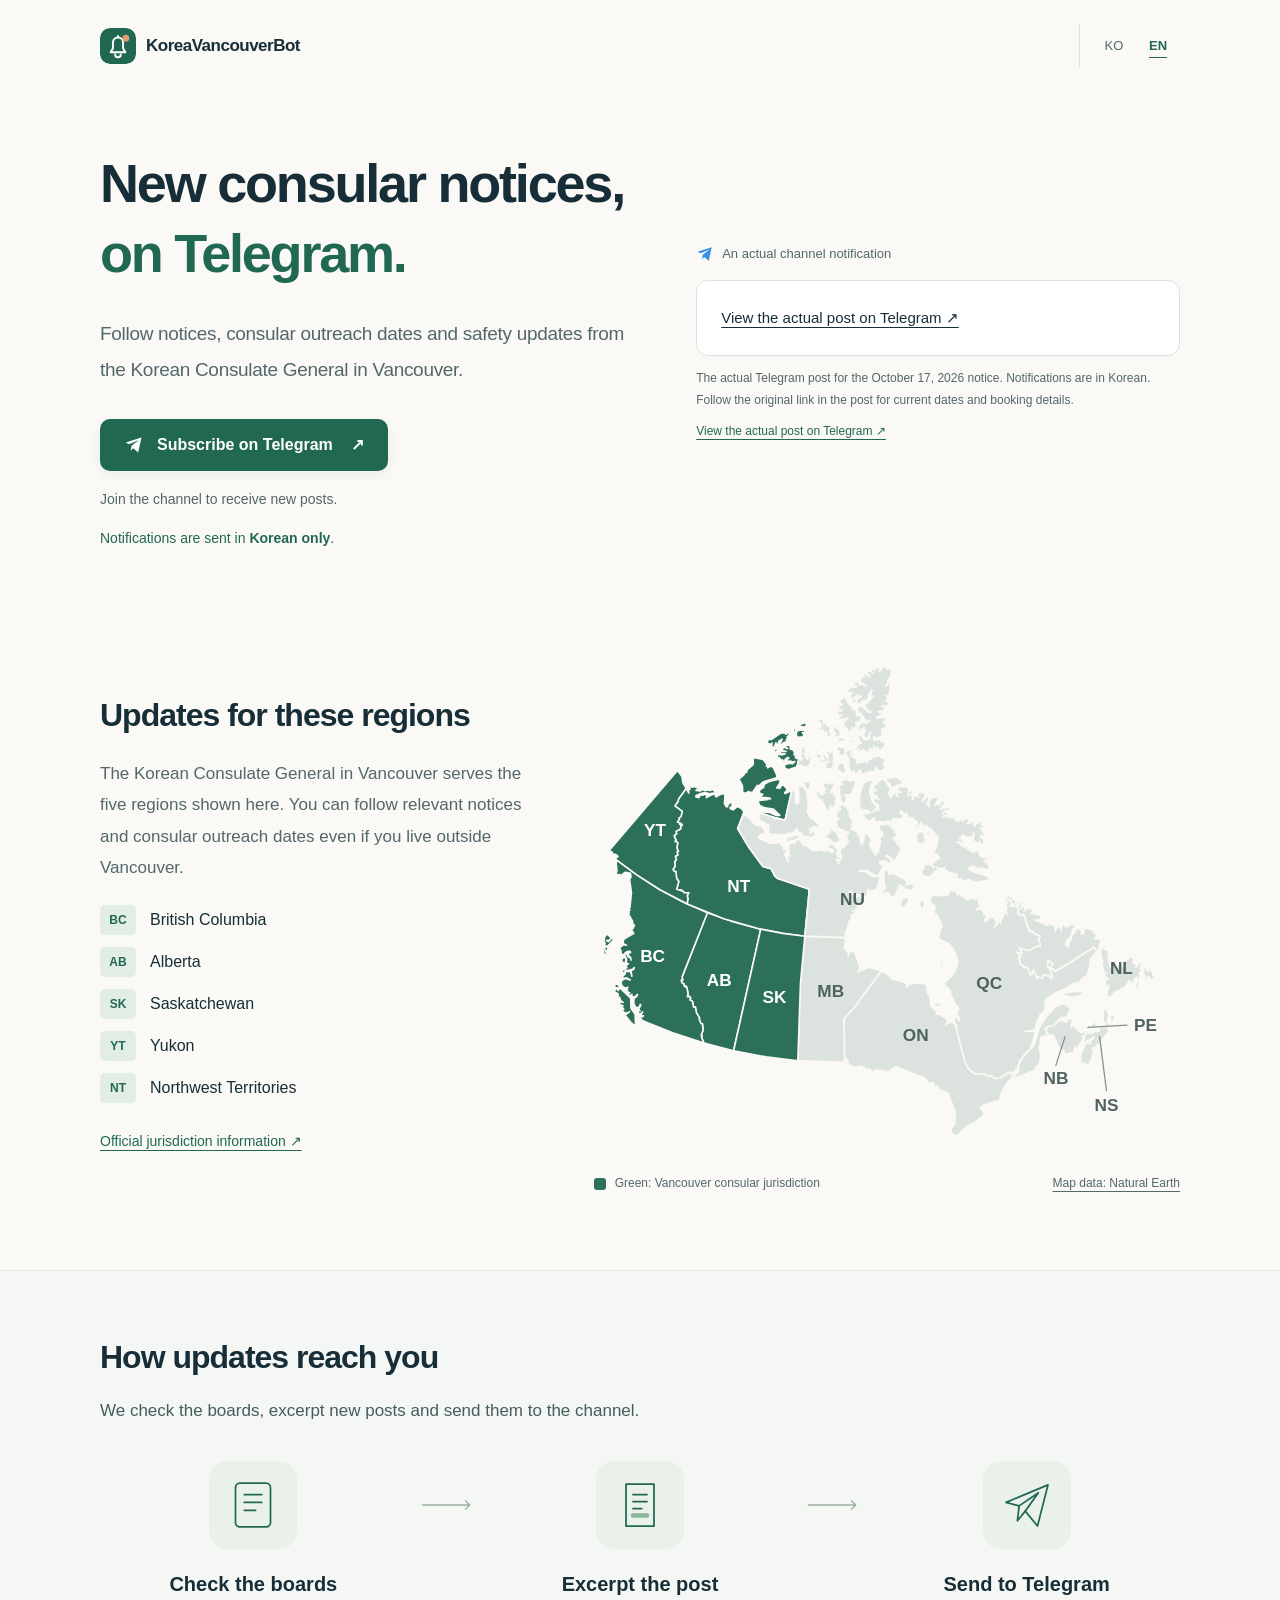
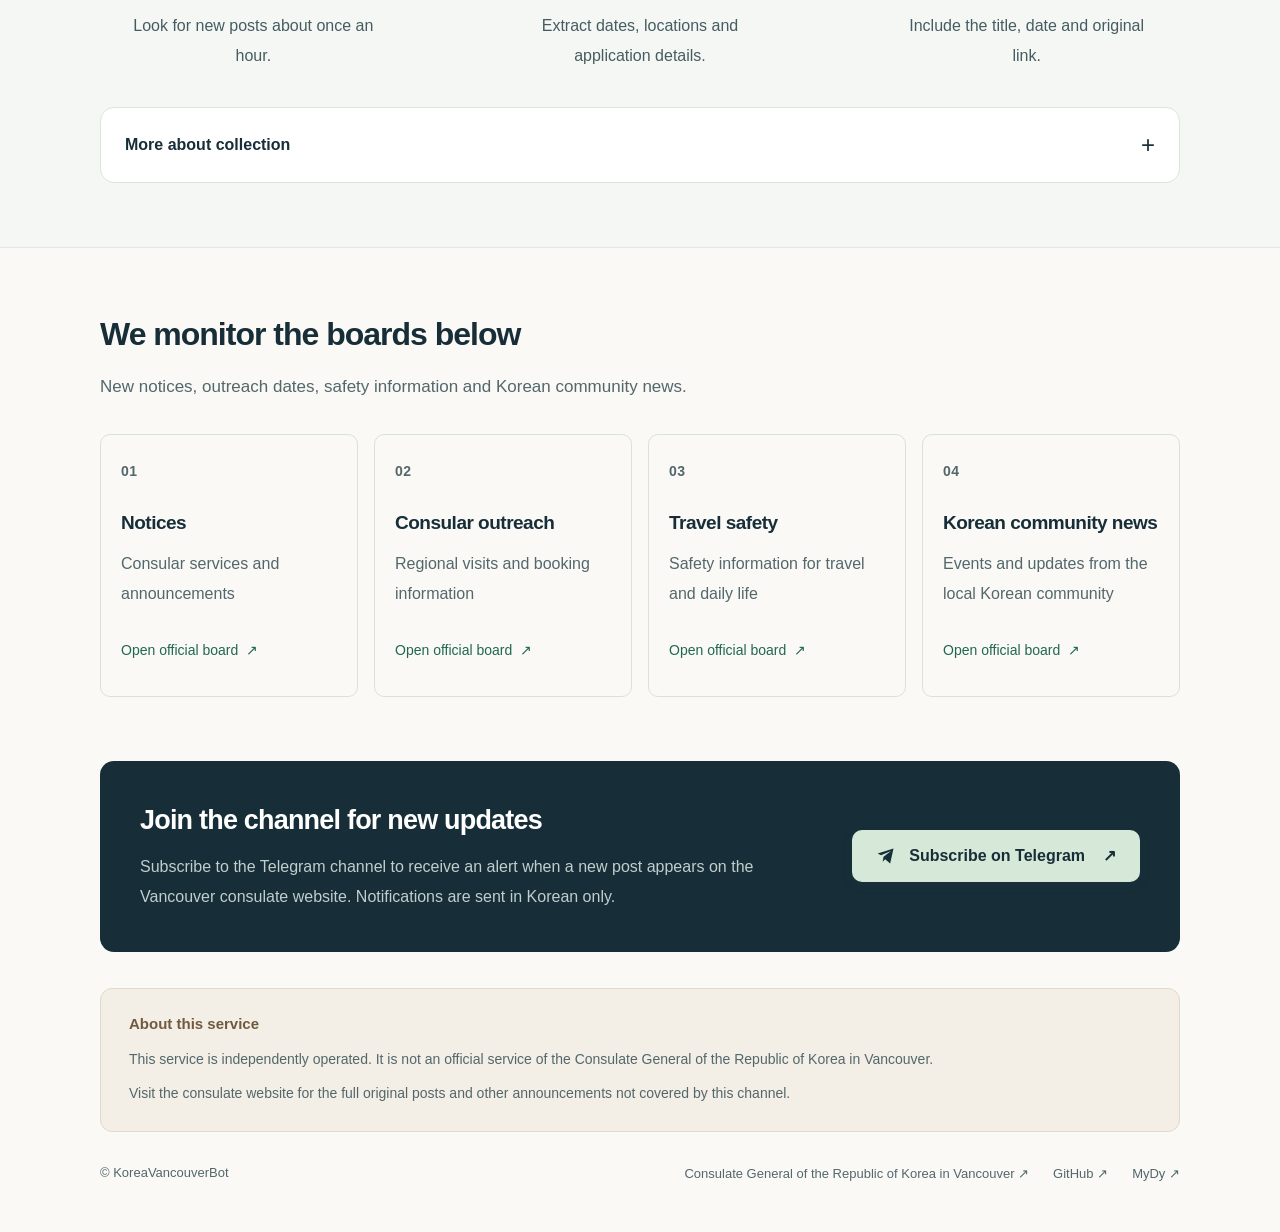
<file: site/index.html>
<!doctype html>
<html lang="ko">
<head>
  <meta charset="utf-8">
  <meta name="viewport" content="width=device-width, initial-scale=1">
  <meta name="theme-color" content="#faf9f5">
  <title>밴쿠버 영사관 새 소식 알림 | KoreaVancouverBot</title>
  <meta name="description" content="주밴쿠버총영사관의 공지, 순회영사 일정, 안전 안내와 동포 소식을 텔레그램으로 받아보세요. 네 개 게시판의 새 글을 확인합니다.">
  <meta name="robots" content="index, follow, max-image-preview:large">
  <link rel="canonical" href="https://korvanbot.mydy.kr/">
  <link rel="alternate" hreflang="ko" href="https://korvanbot.mydy.kr/">
  <link rel="alternate" hreflang="en" href="https://korvanbot.mydy.kr/en/">
  <link rel="alternate" hreflang="x-default" href="https://korvanbot.mydy.kr/">
  <meta property="og:title" content="밴쿠버 영사관 새 소식 알림 | KoreaVancouverBot">
  <meta property="og:description" content="주밴쿠버총영사관의 공지, 순회영사 일정, 안전 안내와 동포 소식을 텔레그램으로 받아보세요. 네 개 게시판의 새 글을 확인합니다.">
  <meta property="og:type" content="website">
  <meta property="og:site_name" content="KoreaVancouverBot">
  <meta property="og:locale" content="ko_KR">
  <meta property="og:locale:alternate" content="en_CA">
  <meta property="og:url" content="https://korvanbot.mydy.kr/">
  <meta property="og:image" content="https://korvanbot.mydy.kr/og.png">
  <meta property="og:image:secure_url" content="https://korvanbot.mydy.kr/og.png">
  <meta property="og:image:type" content="image/png">
  <meta property="og:image:width" content="1200">
  <meta property="og:image:height" content="630">
  <meta property="og:image:alt" content="KoreaVancouverBot — Telegram updates from the Korean Consulate General in Vancouver">
  <meta name="twitter:card" content="summary_large_image">
  <meta name="twitter:title" content="밴쿠버 영사관 새 소식 알림 | KoreaVancouverBot">
  <meta name="twitter:description" content="주밴쿠버총영사관의 공지, 순회영사 일정, 안전 안내와 동포 소식을 텔레그램으로 받아보세요. 네 개 게시판의 새 글을 확인합니다.">
  <meta name="twitter:image" content="https://korvanbot.mydy.kr/og.png">
  <meta name="twitter:image:alt" content="KoreaVancouverBot Telegram notifications">
  <link rel="icon" href="icon.svg" type="image/svg+xml">
  <script src="site.js"></script>
  <link rel="stylesheet" href="style.css">
  <script type="application/ld+json">{"@context": "https://schema.org", "@graph": [{"@type": "WebSite", "@id": "https://korvanbot.mydy.kr/#website", "url": "https://korvanbot.mydy.kr/", "name": "KoreaVancouverBot", "inLanguage": ["ko", "en"]}, {"@type": "WebPage", "@id": "https://korvanbot.mydy.kr/#webpage", "url": "https://korvanbot.mydy.kr/", "name": "밴쿠버 영사관 새 소식 알림 | KoreaVancouverBot", "description": "주밴쿠버총영사관의 공지, 순회영사 일정, 안전 안내와 동포 소식을 텔레그램으로 받아보세요. 네 개 게시판의 새 글을 확인합니다.", "inLanguage": "ko", "isPartOf": {"@id": "https://korvanbot.mydy.kr/#website"}, "primaryImageOfPage": {"@type": "ImageObject", "url": "https://korvanbot.mydy.kr/og.png", "width": 1200, "height": 630}}]}</script>
</head>
<body>
  <a class="skip" href="#main">본문으로 건너뛰기</a>
  <header class="header wrap"><a class="brand" href="#main"><img src="icon.svg" alt="" width="36" height="36">KoreaVancouverBot</a><div class="language-switch" role="group" aria-label="언어 선택"><a href="?lang=ko" lang="ko" hreflang="ko" aria-label="한국어" aria-current="page">KO</a><a href="en/?lang=en" lang="en" hreflang="en" aria-label="English" >EN</a></div></header>
  <main id="main">
    <section class="hero wrap" aria-labelledby="hero-title">
      <div class="hero-copy"><h1 id="hero-title">밴쿠버 영사관<br><span>새 소식 알림</span></h1><p class="lead">공지와 순회영사 일정 등 새로 올라온 글을<br>텔레그램에서 확인하세요.</p><a class="button" href="https://t.me/korea_vancouver"><svg viewBox="0 0 24 24" aria-hidden="true"><path d="m21 3-4 18-6-5-3 3 1-6 9-7-12 5-4-2Z"/></svg>텔레그램 채널 구독 <span aria-hidden="true">↗</span></a><p class="small">채널에 참여하면 이후 올라오는 새 글을 받아볼 수 있어요.</p></div>
      <figure class="telegram-preview" aria-label="채널에 올라온 실제 알림">
        <p class="preview-label"><svg viewBox="0 0 24 24" aria-hidden="true"><path d="m21 3-4 18-6-5-3 3 1-6 9-7-12 5-4-2Z"/></svg>채널에 올라온 실제 알림</p>
        <div class="telegram-embed" data-frame-title="채널에 올라온 실제 알림">
          <blockquote class="telegram-post" data-telegram-post="korea_vancouver/42" data-width="100%" data-userpic="false"><a href="https://t.me/korea_vancouver/42" target="_blank" rel="noopener noreferrer">텔레그램에서 실제 알림 보기 ↗</a></blockquote>
          <script async src="https://telegram.org/js/telegram-widget.js?22"></script>
        </div>
        <figcaption class="preview-note">2026년 10월 17일 공지를 전한 실제 텔레그램 게시글입니다. 최신 일정과 예약 안내는 게시글의 원문 링크를 확인해 주세요.<a href="https://t.me/korea_vancouver/42" target="_blank" rel="noopener noreferrer">텔레그램에서 실제 알림 보기 ↗</a></figcaption>
      </figure>
    </section>
    <section class="coverage wrap reveal" id="coverage" aria-labelledby="coverage-title"><div class="coverage-copy"><h2 id="coverage-title">이 지역의 소식을 안내해요</h2><p>주밴쿠버총영사관은 아래 다섯 지역을 관할합니다. 밴쿠버 외 지역에 거주하셔도 필요한 공지와 순회영사 일정을 받아보실 수 있어요.</p><ul class="region-list"><li><span class="region-code">BC</span><span>브리티시컬럼비아</span></li><li><span class="region-code">AB</span><span>알버타</span></li><li><span class="region-code">SK</span><span>서스캐처원</span></li><li><span class="region-code">YT</span><span>유콘</span></li><li><span class="region-code">NT</span><span>노스웨스트 준주</span></li></ul><a class="inline-link" href="https://www.mofa.go.kr/ca-ko/wpge/m_5340/contents.do" target="_blank" rel="noopener noreferrer">공식 관할지역 안내 ↗</a></div><figure class="coverage-map"><img src="canada-jurisdiction.svg" width="510" height="438" alt="캐나다 지도에서 주밴쿠버총영사관 관할지역인 브리티시컬럼비아, 알버타, 서스캐처원, 유콘, 노스웨스트 준주가 초록색으로 표시돼 있습니다." loading="lazy"><figcaption><span class="map-legend"><span aria-hidden="true"></span>초록색 : 밴쿠버 영사관 관할지</span><a href="https://www.naturalearthdata.com/" target="_blank" rel="noopener noreferrer">지도 데이터: Natural Earth</a></figcaption></figure></section>
    <section class="how reveal" aria-labelledby="how-title"><div class="wrap"><div class="section-heading"><h2 id="how-title">새 글은 이렇게 전해드려요</h2><p>게시판을 확인하고, 새로 올라온 글의 내용을 발췌해 채널로 보냅니다.</p></div><div class="process-track"><article class="flow-step"><svg viewBox="0 0 64 64" aria-hidden="true"><rect x="12" y="7" width="40" height="50" rx="5"/><path d="M22 20h20M22 29h20M22 38h13"/></svg><h3>게시판 확인</h3><p>약 1시간 간격으로 새 글을 확인해요.</p></article><div class="flow-connector" aria-hidden="true"><svg viewBox="0 0 64 20"><path d="M4 10h54m-5-5 5 5-5 5"/><circle class="flow-bead" cx="4" cy="10" r="3"/></svg></div><article class="flow-step"><svg viewBox="0 0 64 64" aria-hidden="true"><path d="M16 8h32v48H16zM24 20h16M24 28h16M24 36h10"/><path class="highlight-stroke" d="M24 44h16"/></svg><h3>본문 발췌</h3><p>일정·장소·신청 안내 등을 발췌해요.</p></article><div class="flow-connector" aria-hidden="true"><svg viewBox="0 0 64 20"><path d="M4 10h54m-5-5 5 5-5 5"/><circle class="flow-bead" cx="4" cy="10" r="3"/></svg></div><article class="flow-step"><svg viewBox="0 0 64 64" aria-hidden="true"><path d="m8 29 48-20-12 47-14-17-9 11 2-17Z"/><path d="m23 33 22-15-15 21"/></svg><h3>채널로 전달</h3><p>제목·작성일·원문 링크를 함께 보내요.</p></article></div><details class="technical-details"><summary>수집 방식 자세히 보기<span aria-hidden="true">+</span></summary><div class="technical-content"><div class="collection-overview"><section><span class="detail-label">읽는 자료</span><h3>공식 게시판과 RSS</h3><p>각 게시판의 최근 3페이지를 확인합니다. 공지사항은 공식 RSS도 함께 읽어 새 글을 찾습니다.</p></section><section><span class="detail-label">알림에 담는 내용</span><h3>원문에서 최대 320자 발췌</h3><p>첫 문단과 일시·장소·신청 안내를 발췌합니다. 해당 안내가 없으면 앞의 두 문단을 사용하며, AI로 내용을 새로 쓰지는 않습니다.</p></section></div><section class="source-panel"><h3>읽는 주소</h3><p>아래 목록에서 새 글을 찾은 뒤, 각 게시글의 원문 페이지를 읽습니다.</p><ul class="source-list"><li><span class="source-type">HTML</span><a href="https://overseas.mofa.go.kr/ca-vancouver-ko/brd/m_4585/list.do" target="_blank" rel="noopener noreferrer"><strong>공지사항 <span aria-hidden="true">↗</span></strong><span class="source-url">https://overseas.mofa.go.kr/ca-vancouver-ko/brd/m_4585/list.do</span></a></li><li><span class="source-type">HTML</span><a href="https://overseas.mofa.go.kr/ca-vancouver-ko/brd/m_20174/list.do" target="_blank" rel="noopener noreferrer"><strong>순회영사 <span aria-hidden="true">↗</span></strong><span class="source-url">https://overseas.mofa.go.kr/ca-vancouver-ko/brd/m_20174/list.do</span></a></li><li><span class="source-type">HTML</span><a href="https://overseas.mofa.go.kr/ca-vancouver-ko/brd/m_27536/list.do" target="_blank" rel="noopener noreferrer"><strong>해외여행안전정보 <span aria-hidden="true">↗</span></strong><span class="source-url">https://overseas.mofa.go.kr/ca-vancouver-ko/brd/m_27536/list.do</span></a></li><li><span class="source-type">HTML</span><a href="https://overseas.mofa.go.kr/ca-vancouver-ko/brd/m_24795/list.do" target="_blank" rel="noopener noreferrer"><strong>동포/지역한인회 소식 <span aria-hidden="true">↗</span></strong><span class="source-url">https://overseas.mofa.go.kr/ca-vancouver-ko/brd/m_24795/list.do</span></a></li><li><span class="source-type">RSS</span><a href="https://overseas.mofa.go.kr/ca-vancouver-ko/brd/rss.do?brdId=4004" target="_blank" rel="noopener noreferrer"><strong>공지사항 RSS <span aria-hidden="true">↗</span></strong><span class="source-url">https://overseas.mofa.go.kr/ca-vancouver-ko/brd/rss.do?brdId=4004</span></a></li></ul><p class="source-footnote">원문 주소 형식: <code>…/brd/게시판ID/view.do?seq=글번호</code></p></section><section class="delivery-notes"><h3>알림을 받을 때 알아두세요</h3><dl><div><dt>새 글과 수정된 글</dt><dd>처음 확인한 기존 글은 보내지 않고, 이후 새로 발견한 글부터 알려드립니다. 제목이나 본문이 바뀌면 ‘📝 게시글 수정’ 알림을 따로 보내드립니다. 수정 알림에는 원문의 수정일을 표시하고, 수정일이 없으면 밴쿠버 기준 변경 확인일을 구분해 표시합니다. 수정 여부를 처음 확인하는 글은 현재 내용을 기준으로 저장합니다.</dd></div><div><dt>오류가 발생하면</dt><dd>게시글 수집이나 알림 전송에 실패하면 다음 확인 주기에 다시 시도합니다.</dd></div><div><dt>확인 주기</dt><dd>게시판 확인을 마치면 60분 뒤에 다시 확인합니다. 최근 목록의 글은 매번 수정 여부도 확인하고, 목록에서 벗어난 저장된 글은 하루 한 번 다시 읽습니다. 게시 시점과 알림 시점에는 차이가 있을 수 있어요. 홈페이지 연결이 끊기거나 구조가 바뀌면 알림이 늦어지거나 일부 글을 놓칠 수 있습니다.</dd></div><div><dt>이미지와 첨부파일</dt><dd>이미지 속 글자와 첨부 PDF·문서는 읽지 않습니다. 같은 주소의 이미지·파일 내용만 바뀐 경우나 별도 첨부파일의 변경은 감지하지 못합니다. 이미지뿐인 글은 원문 확인 안내를 보내드리니, 자세한 내용은 원문을 확인해 주세요.</dd></div></dl></section><a class="inline-link" href="https://github.com/yoobato/mydy-korvanbot" target="_blank" rel="noopener noreferrer">코드와 문서 보기 ↗</a></div></details></div></section>
    <section class="boards-section" id="boards" aria-labelledby="boards-title"><div class="wrap"><div class="section-heading"><h2 id="boards-title">아래의 게시판을 확인합니다.</h2><p>공지, 순회영사 일정, 안전 안내와 지역 소식을 모니터링합니다.</p></div><div class="board-grid"><a class="board-card reveal" href="https://www.mofa.go.kr/ca-vancouver-ko/brd/m_4585/list.do" target="_blank" rel="noopener noreferrer"><span class="card-number" aria-hidden="true">01</span><h3>공지사항</h3><p>영사 업무와 공관의 주요 안내</p><span class="source-label">공식 게시판 보기 <span aria-hidden="true">↗</span></span></a><a class="board-card reveal" href="https://www.mofa.go.kr/ca-vancouver-ko/brd/m_20174/list.do" target="_blank" rel="noopener noreferrer"><span class="card-number" aria-hidden="true">02</span><h3>순회영사</h3><p>지역별 방문 일정과 사전 예약 안내</p><span class="source-label">공식 게시판 보기 <span aria-hidden="true">↗</span></span></a><a class="board-card reveal" href="https://www.mofa.go.kr/ca-vancouver-ko/brd/m_27536/list.do" target="_blank" rel="noopener noreferrer"><span class="card-number" aria-hidden="true">03</span><h3>해외여행안전정보</h3><p>여행과 현지 생활에 필요한 안전 정보</p><span class="source-label">공식 게시판 보기 <span aria-hidden="true">↗</span></span></a><a class="board-card reveal" href="https://www.mofa.go.kr/ca-vancouver-ko/brd/m_24795/list.do" target="_blank" rel="noopener noreferrer"><span class="card-number" aria-hidden="true">04</span><h3>동포/지역한인회 소식</h3><p>관할지역 한인 사회의 행사와 소식</p><span class="source-label">공식 게시판 보기 <span aria-hidden="true">↗</span></span></a></div></div></section>
    <section class="cta wrap"><div><h2>채널에 참여하여 새 소식을 받아보세요.</h2><p>텔레그램 채널을 구독하면 밴쿠버 영사관 웹사이트에 새 글이 올라왔을 때 알림을 받을 수 있습니다.</p></div><a class="button" href="https://t.me/korea_vancouver"><svg viewBox="0 0 24 24" aria-hidden="true"><path d="m21 3-4 18-6-5-3 3 1-6 9-7-12 5-4-2Z"/></svg>텔레그램 채널 구독 <span aria-hidden="true">↗</span></a></section>
  </main>
  <footer class="wrap"><aside class="service-disclaimer" aria-labelledby="service-notice-title"><h2 id="service-notice-title">서비스 안내</h2><p>이 서비스는 개인이 운영하며, 주밴쿠버 대한민국 총영사관의 공식 서비스가 아닙니다.</p><p>게시글의 원문 전체와 이 채널에서 전하지 않는 다른 공지는 영사관 홈페이지에서 확인하실 수 있습니다.</p></aside><div class="footer-bottom"><p>© KoreaVancouverBot</p><nav aria-label="관련 링크"><a href="https://www.mofa.go.kr/ca-vancouver-ko/index.do" target="_blank" rel="noopener noreferrer">주밴쿠버 대한민국 <span class="link-tail">총영사관 <span aria-hidden="true">↗</span></span></a><a href="https://github.com/yoobato/mydy-korvanbot" target="_blank" rel="noopener noreferrer">GitHub <span aria-hidden="true">↗</span></a><a href="https://mydy.kr/" target="_blank" rel="noopener noreferrer">MyDy <span aria-hidden="true">↗</span></a></nav></div></footer>
</body>
</html>
</file>
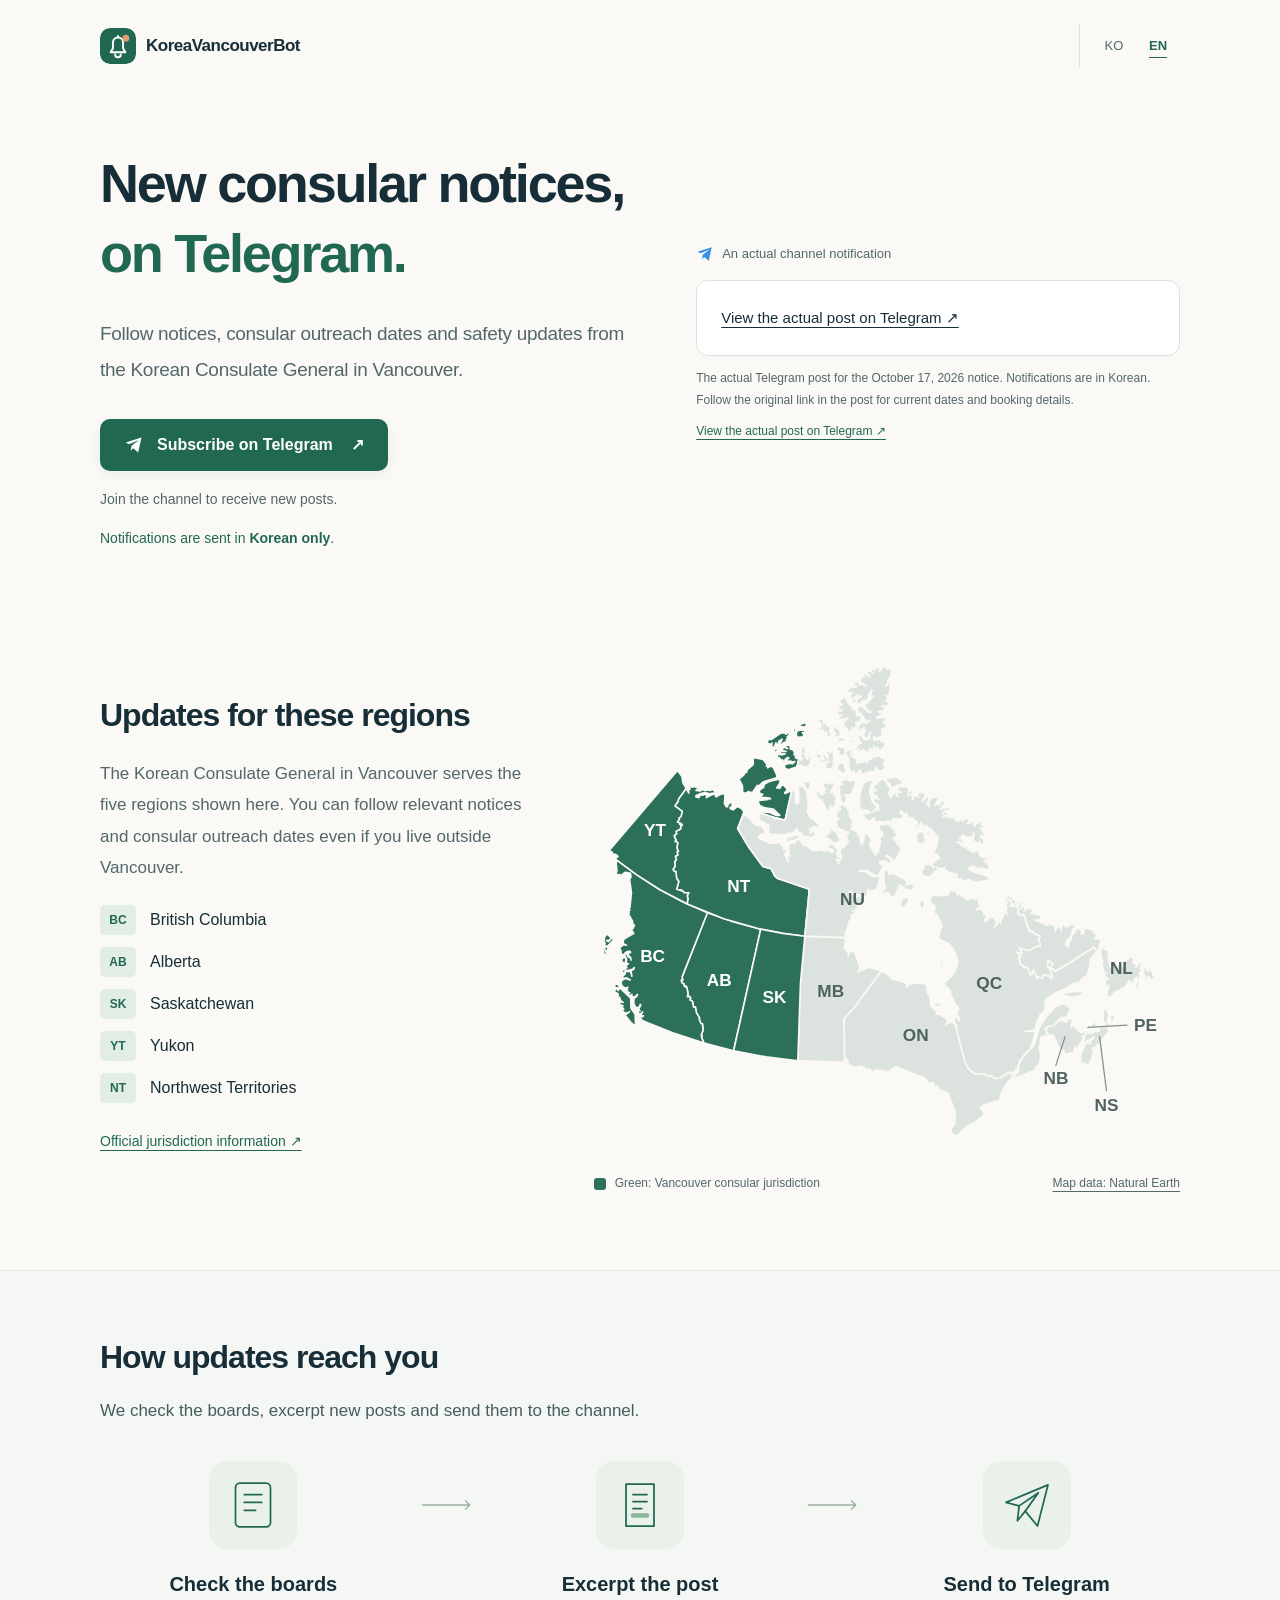
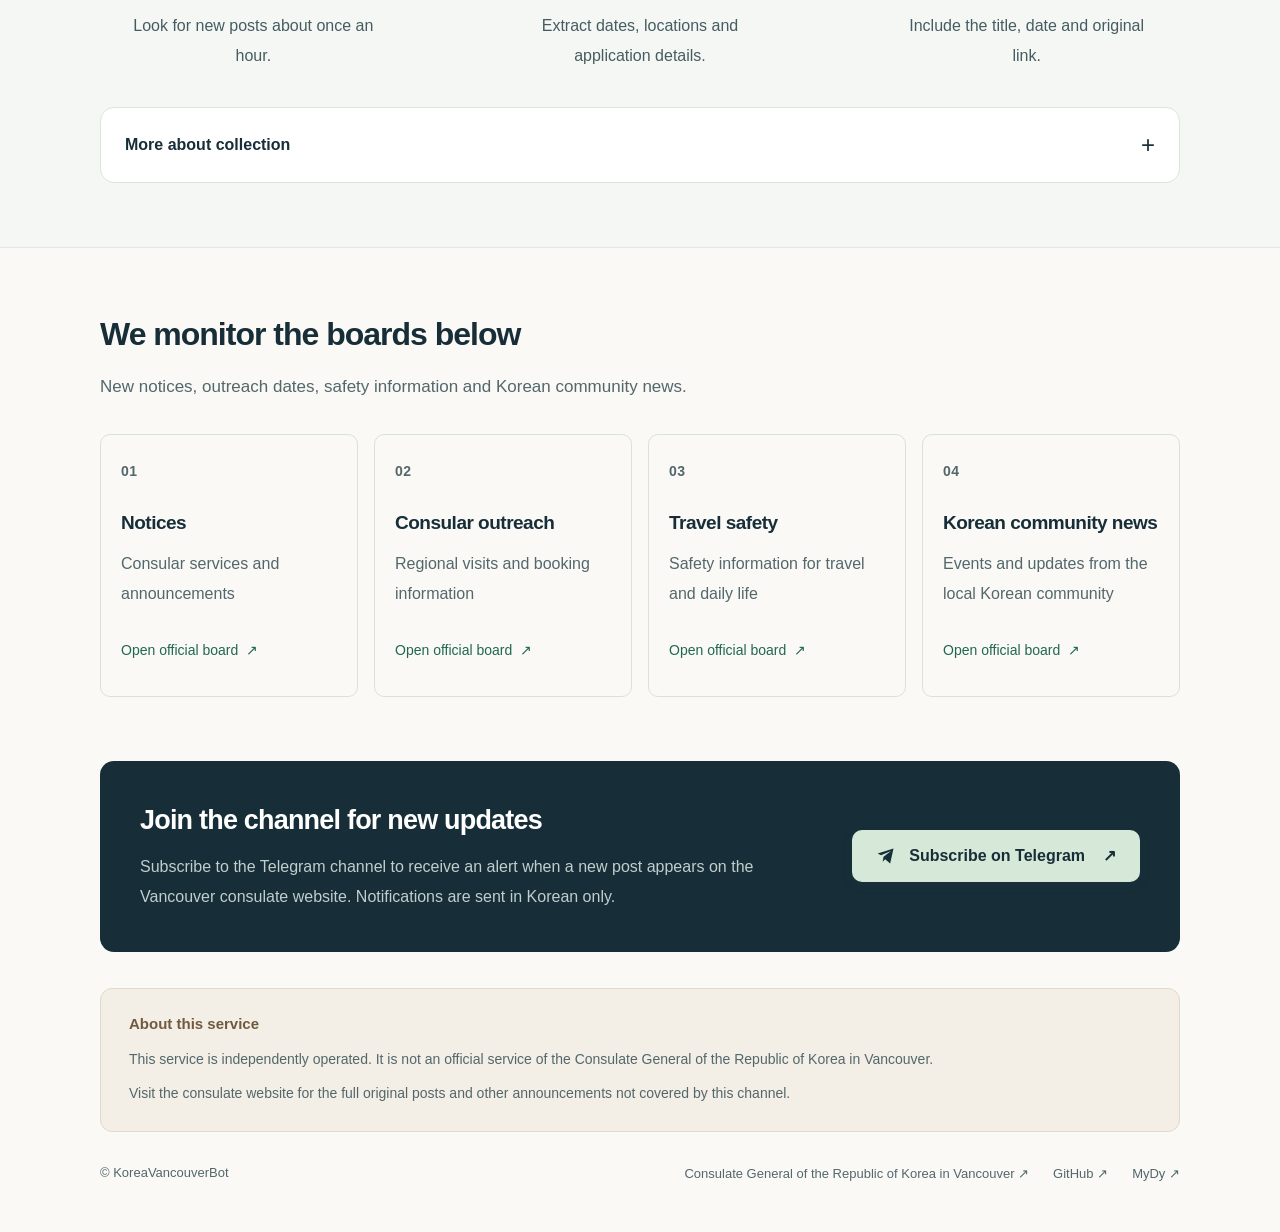
<file: site/en/index.html>
<!doctype html>
<html lang="en">
<head>
  <meta charset="utf-8">
  <meta name="viewport" content="width=device-width, initial-scale=1">
  <meta name="theme-color" content="#faf9f5">
  <title>Korean Consulate Updates on Telegram | KoreaVancouverBot</title>
  <meta name="description" content="Follow new notices, consular outreach dates, safety updates and community news from the Korean Consulate General in Vancouver. Telegram notifications are available in Korean only.">
  <meta name="robots" content="index, follow, max-image-preview:large">
  <link rel="canonical" href="https://korvanbot.mydy.kr/en/">
  <link rel="alternate" hreflang="ko" href="https://korvanbot.mydy.kr/">
  <link rel="alternate" hreflang="en" href="https://korvanbot.mydy.kr/en/">
  <link rel="alternate" hreflang="x-default" href="https://korvanbot.mydy.kr/">
  <meta property="og:title" content="Korean Consulate Updates on Telegram | KoreaVancouverBot">
  <meta property="og:description" content="Follow new notices, consular outreach dates, safety updates and community news from the Korean Consulate General in Vancouver. Telegram notifications are available in Korean only.">
  <meta property="og:type" content="website">
  <meta property="og:site_name" content="KoreaVancouverBot">
  <meta property="og:locale" content="en_CA">
  <meta property="og:locale:alternate" content="ko_KR">
  <meta property="og:url" content="https://korvanbot.mydy.kr/en/">
  <meta property="og:image" content="https://korvanbot.mydy.kr/og.png">
  <meta property="og:image:secure_url" content="https://korvanbot.mydy.kr/og.png">
  <meta property="og:image:type" content="image/png">
  <meta property="og:image:width" content="1200">
  <meta property="og:image:height" content="630">
  <meta property="og:image:alt" content="KoreaVancouverBot — Telegram updates from the Korean Consulate General in Vancouver">
  <meta name="twitter:card" content="summary_large_image">
  <meta name="twitter:title" content="Korean Consulate Updates on Telegram | KoreaVancouverBot">
  <meta name="twitter:description" content="Follow new notices, consular outreach dates, safety updates and community news from the Korean Consulate General in Vancouver. Telegram notifications are available in Korean only.">
  <meta name="twitter:image" content="https://korvanbot.mydy.kr/og.png">
  <meta name="twitter:image:alt" content="KoreaVancouverBot Telegram notifications">
  <link rel="icon" href="../icon.svg" type="image/svg+xml">
  <script src="../site.js"></script>
  <link rel="stylesheet" href="../style.css">
  <script type="application/ld+json">{"@context": "https://schema.org", "@graph": [{"@type": "WebSite", "@id": "https://korvanbot.mydy.kr/#website", "url": "https://korvanbot.mydy.kr/", "name": "KoreaVancouverBot", "inLanguage": ["ko", "en"]}, {"@type": "WebPage", "@id": "https://korvanbot.mydy.kr/en/#webpage", "url": "https://korvanbot.mydy.kr/en/", "name": "Korean Consulate Updates on Telegram | KoreaVancouverBot", "description": "Follow new notices, consular outreach dates, safety updates and community news from the Korean Consulate General in Vancouver. Telegram notifications are available in Korean only.", "inLanguage": "en", "isPartOf": {"@id": "https://korvanbot.mydy.kr/#website"}, "primaryImageOfPage": {"@type": "ImageObject", "url": "https://korvanbot.mydy.kr/og.png", "width": 1200, "height": 630}}]}</script>
</head>
<body>
  <a class="skip" href="#main">Skip to content</a>
  <header class="header wrap"><a class="brand" href="#main"><img src="../icon.svg" alt="" width="36" height="36">KoreaVancouverBot</a><div class="language-switch" role="group" aria-label="Choose a language"><a href="../?lang=ko" lang="ko" hreflang="ko" aria-label="한국어" >KO</a><a href="../en/?lang=en" lang="en" hreflang="en" aria-label="English" aria-current="page">EN</a></div></header>
  <main id="main">
    <section class="hero wrap" aria-labelledby="hero-title">
      <div class="hero-copy"><h1 id="hero-title">New consular notices,<br><span>on Telegram.</span></h1><p class="lead">Follow notices, consular outreach dates and safety updates from the Korean Consulate General in Vancouver.</p><a class="button" href="https://t.me/korea_vancouver"><svg viewBox="0 0 24 24" aria-hidden="true"><path d="m21 3-4 18-6-5-3 3 1-6 9-7-12 5-4-2Z"/></svg>Subscribe on Telegram <span aria-hidden="true">↗</span></a><p class="small">Join the channel to receive new posts.</p><p class="language-note">Notifications are sent in <strong>Korean only</strong>.</p></div>
      <figure class="telegram-preview" aria-label="An actual channel notification">
        <p class="preview-label"><svg viewBox="0 0 24 24" aria-hidden="true"><path d="m21 3-4 18-6-5-3 3 1-6 9-7-12 5-4-2Z"/></svg>An actual channel notification</p>
        <div class="telegram-embed" data-frame-title="An actual channel notification">
          <blockquote class="telegram-post" data-telegram-post="korea_vancouver/42" data-width="100%" data-userpic="false"><a href="https://t.me/korea_vancouver/42" target="_blank" rel="noopener noreferrer">View the actual post on Telegram ↗</a></blockquote>
          <script async src="https://telegram.org/js/telegram-widget.js?22"></script>
        </div>
        <figcaption class="preview-note">The actual Telegram post for the October 17, 2026 notice. Notifications are in Korean. Follow the original link in the post for current dates and booking details.<a href="https://t.me/korea_vancouver/42" target="_blank" rel="noopener noreferrer">View the actual post on Telegram ↗</a></figcaption>
      </figure>
    </section>
    <section class="coverage wrap reveal" id="coverage" aria-labelledby="coverage-title"><div class="coverage-copy"><h2 id="coverage-title">Updates for these regions</h2><p>The Korean Consulate General in Vancouver serves the five regions shown here. You can follow relevant notices and consular outreach dates even if you live outside Vancouver.</p><ul class="region-list"><li><span class="region-code">BC</span><span>British Columbia</span></li><li><span class="region-code">AB</span><span>Alberta</span></li><li><span class="region-code">SK</span><span>Saskatchewan</span></li><li><span class="region-code">YT</span><span>Yukon</span></li><li><span class="region-code">NT</span><span>Northwest Territories</span></li></ul><a class="inline-link" href="https://www.mofa.go.kr/ca-ko/wpge/m_5340/contents.do" target="_blank" rel="noopener noreferrer">Official jurisdiction information ↗</a></div><figure class="coverage-map"><img src="canada-jurisdiction.svg" width="510" height="438" alt="Map of Canada highlighting British Columbia, Alberta, Saskatchewan, Yukon and Northwest Territories in green: the jurisdiction of the Korean Consulate General in Vancouver." loading="lazy"><figcaption><span class="map-legend"><span aria-hidden="true"></span>Green: Vancouver consular jurisdiction</span><a href="https://www.naturalearthdata.com/" target="_blank" rel="noopener noreferrer">Map data: Natural Earth</a></figcaption></figure></section>
    <section class="how reveal" aria-labelledby="how-title"><div class="wrap"><div class="section-heading"><h2 id="how-title">How updates reach you</h2><p>We check the boards, excerpt new posts and send them to the channel.</p></div><div class="process-track"><article class="flow-step"><svg viewBox="0 0 64 64" aria-hidden="true"><rect x="12" y="7" width="40" height="50" rx="5"/><path d="M22 20h20M22 29h20M22 38h13"/></svg><h3>Check the boards</h3><p>Look for new posts about once an hour.</p></article><div class="flow-connector" aria-hidden="true"><svg viewBox="0 0 64 20"><path d="M4 10h54m-5-5 5 5-5 5"/><circle class="flow-bead" cx="4" cy="10" r="3"/></svg></div><article class="flow-step"><svg viewBox="0 0 64 64" aria-hidden="true"><path d="M16 8h32v48H16zM24 20h16M24 28h16M24 36h10"/><path class="highlight-stroke" d="M24 44h16"/></svg><h3>Excerpt the post</h3><p>Extract dates, locations and application details.</p></article><div class="flow-connector" aria-hidden="true"><svg viewBox="0 0 64 20"><path d="M4 10h54m-5-5 5 5-5 5"/><circle class="flow-bead" cx="4" cy="10" r="3"/></svg></div><article class="flow-step"><svg viewBox="0 0 64 64" aria-hidden="true"><path d="m8 29 48-20-12 47-14-17-9 11 2-17Z"/><path d="m23 33 22-15-15 21"/></svg><h3>Send to Telegram</h3><p>Include the title, date and original link.</p></article></div><details class="technical-details"><summary>More about collection<span aria-hidden="true">+</span></summary><div class="technical-content"><div class="collection-overview"><section><span class="detail-label">Sources</span><h3>Official boards and RSS</h3><p>We check the three most recent pages of each board and also read the Notices RSS feed to find new posts.</p></section><section><span class="detail-label">Notification content</span><h3>Up to 320 characters from the original</h3><p>We excerpt the opening paragraph and details about dates, locations and applications. If those details are absent, we use the first two paragraphs. We do not rewrite the content with AI.</p></section></div><section class="source-panel"><h3>Pages we read</h3><p>We find new posts at the addresses below, then read each post’s original page.</p><ul class="source-list"><li><span class="source-type">HTML</span><a href="https://overseas.mofa.go.kr/ca-vancouver-ko/brd/m_4585/list.do" target="_blank" rel="noopener noreferrer"><strong>Notices <span aria-hidden="true">↗</span></strong><span class="source-url">https://overseas.mofa.go.kr/ca-vancouver-ko/brd/m_4585/list.do</span></a></li><li><span class="source-type">HTML</span><a href="https://overseas.mofa.go.kr/ca-vancouver-ko/brd/m_20174/list.do" target="_blank" rel="noopener noreferrer"><strong>Consular outreach <span aria-hidden="true">↗</span></strong><span class="source-url">https://overseas.mofa.go.kr/ca-vancouver-ko/brd/m_20174/list.do</span></a></li><li><span class="source-type">HTML</span><a href="https://overseas.mofa.go.kr/ca-vancouver-ko/brd/m_27536/list.do" target="_blank" rel="noopener noreferrer"><strong>Travel safety <span aria-hidden="true">↗</span></strong><span class="source-url">https://overseas.mofa.go.kr/ca-vancouver-ko/brd/m_27536/list.do</span></a></li><li><span class="source-type">HTML</span><a href="https://overseas.mofa.go.kr/ca-vancouver-ko/brd/m_24795/list.do" target="_blank" rel="noopener noreferrer"><strong>Korean community news <span aria-hidden="true">↗</span></strong><span class="source-url">https://overseas.mofa.go.kr/ca-vancouver-ko/brd/m_24795/list.do</span></a></li><li><span class="source-type">RSS</span><a href="https://overseas.mofa.go.kr/ca-vancouver-ko/brd/rss.do?brdId=4004" target="_blank" rel="noopener noreferrer"><strong>Notices RSS <span aria-hidden="true">↗</span></strong><span class="source-url">https://overseas.mofa.go.kr/ca-vancouver-ko/brd/rss.do?brdId=4004</span></a></li></ul><p class="source-footnote">Original post URL format: <code>…/brd/boardID/view.do?seq=postID</code></p></section><section class="delivery-notes"><h3>About your notifications</h3><dl><div><dt>New and edited posts</dt><dd>Existing posts are not sent when monitoring begins. We then notify you of new posts and send a separate “📝 게시글 수정” alert when a title or body changes. Edit alerts show the original modification date, or a clearly labelled detection date in Vancouver time if no modification date is available. The first edit check saves the current content as a baseline.</dd></div><div><dt>If something fails</dt><dd>If we cannot collect a post or send an alert, we try again during the next monitoring cycle.</dd></div><div><dt>Check frequency</dt><dd>We wait 60 minutes after completing each check. Posts in the recent lists are checked for edits every cycle; saved posts outside those lists are checked once a day. Notifications may arrive after the original publication time. Connection failures or changes to the official website can delay alerts or cause missed posts.</dd></div><div><dt>Images and attachments</dt><dd>We do not read text inside images or attached PDF/document files. We cannot detect file content replaced at the same URL or changes in the separate attachments section. For image-only posts, we send a reminder to open the original. Please check the original for full details.</dd></div></dl></section><a class="inline-link" href="https://github.com/yoobato/mydy-korvanbot" target="_blank" rel="noopener noreferrer">View the code and documentation ↗</a></div></details></div></section>
    <section class="boards-section" id="boards" aria-labelledby="boards-title"><div class="wrap"><div class="section-heading"><h2 id="boards-title">We monitor the boards below</h2><p>New notices, outreach dates, safety information and Korean community news.</p></div><div class="board-grid"><a class="board-card reveal" href="https://www.mofa.go.kr/ca-vancouver-ko/brd/m_4585/list.do" target="_blank" rel="noopener noreferrer"><span class="card-number" aria-hidden="true">01</span><h3>Notices</h3><p>Consular services and announcements</p><span class="source-label">Open official board <span aria-hidden="true">↗</span></span></a><a class="board-card reveal" href="https://www.mofa.go.kr/ca-vancouver-ko/brd/m_20174/list.do" target="_blank" rel="noopener noreferrer"><span class="card-number" aria-hidden="true">02</span><h3>Consular outreach</h3><p>Regional visits and booking information</p><span class="source-label">Open official board <span aria-hidden="true">↗</span></span></a><a class="board-card reveal" href="https://www.mofa.go.kr/ca-vancouver-ko/brd/m_27536/list.do" target="_blank" rel="noopener noreferrer"><span class="card-number" aria-hidden="true">03</span><h3>Travel safety</h3><p>Safety information for travel and daily life</p><span class="source-label">Open official board <span aria-hidden="true">↗</span></span></a><a class="board-card reveal" href="https://www.mofa.go.kr/ca-vancouver-ko/brd/m_24795/list.do" target="_blank" rel="noopener noreferrer"><span class="card-number" aria-hidden="true">04</span><h3>Korean community news</h3><p>Events and updates from the local Korean community</p><span class="source-label">Open official board <span aria-hidden="true">↗</span></span></a></div></div></section>
    <section class="cta wrap"><div><h2>Join the channel for new updates</h2><p>Subscribe to the Telegram channel to receive an alert when a new post appears on the Vancouver consulate website. Notifications are sent in Korean only.</p></div><a class="button" href="https://t.me/korea_vancouver"><svg viewBox="0 0 24 24" aria-hidden="true"><path d="m21 3-4 18-6-5-3 3 1-6 9-7-12 5-4-2Z"/></svg>Subscribe on Telegram <span aria-hidden="true">↗</span></a></section>
  </main>
  <footer class="wrap"><aside class="service-disclaimer" aria-labelledby="service-notice-title"><h2 id="service-notice-title">About this service</h2><p>This service is independently operated. It is not an official service of the Consulate General of the Republic of Korea in Vancouver.</p><p>Visit the consulate website for the full original posts and other announcements not covered by this channel.</p></aside><div class="footer-bottom"><p>© KoreaVancouverBot</p><nav aria-label="Related links"><a href="https://www.mofa.go.kr/ca-vancouver-ko/index.do" target="_blank" rel="noopener noreferrer">Consulate General of the Republic of Korea in <span class="link-tail">Vancouver <span aria-hidden="true">↗</span></span></a><a href="https://github.com/yoobato/mydy-korvanbot" target="_blank" rel="noopener noreferrer">GitHub <span aria-hidden="true">↗</span></a><a href="https://mydy.kr/" target="_blank" rel="noopener noreferrer">MyDy <span aria-hidden="true">↗</span></a></nav></div></footer>
</body>
</html>
</file>
<file: site/style.css>
:root {
  color-scheme: light;
  --ink: #172e38;
  --muted: #53676c;
  --paper: #faf9f5;
  --green: #216852;
  --line: #dce2dd;
  --mint: #eaf1eb;
  --section-tint: #f4f7f3;
}
* { box-sizing: border-box; }
html { scroll-behavior: smooth; scroll-padding-top: 28px; }
body { margin: 0; background: var(--paper); color: var(--ink); font-family: -apple-system, BlinkMacSystemFont, "Apple SD Gothic Neo", "Segoe UI", sans-serif; font-size: 17px; line-height: 1.75; word-break: keep-all; -webkit-font-smoothing: antialiased; }
a { color: inherit; text-underline-offset: 4px; }
a:focus-visible, summary:focus-visible { outline: 3px solid #247d62; outline-offset: 5px; }
.wrap { max-width: 1160px; margin-inline: auto; padding-inline: 40px; }
.skip { position: absolute; top: -100px; left: 16px; z-index: 10; background: #fff; padding: 12px; }
.skip:focus { top: 12px; }
.header { display: grid; grid-template-columns: 1fr auto; gap: 24px; align-items: center; padding-block: 24px; }
.brand { display: inline-flex; align-items: center; gap: 10px; min-height: 44px; text-decoration: none; font-size: 17px; font-weight: 700; letter-spacing: -.5px; }
.brand img { border-radius: 10px; }
.language-switch { display: flex; align-items: center; border-left: 1px solid var(--line); padding-left: 12px; }
.language-switch a { display: inline-flex; align-items: center; justify-content: center; min-width: 44px; min-height: 44px; font-size: 13px; font-weight: 500; text-decoration: none; color: var(--muted); }
.language-switch a[aria-current] { color: var(--green); text-decoration: underline; text-underline-offset: 7px; font-weight: 700; }
.language-switch a:hover { text-decoration: underline; }
.hero { display: grid; grid-template-columns: 1.1fr 1fr; gap: 64px; align-items: center; padding-top: 56px; padding-bottom: 72px; }
h1 { font-size: clamp(42px, 4.5vw, 54px); letter-spacing: -2.2px; line-height: 1.3; margin: 0 0 28px; font-weight: 750; }
h1 span { color: var(--green); }
.lead { font-size: 19px; line-height: 1.85; color: var(--muted); margin: 0 0 32px; letter-spacing: -.3px; }
.button { display: inline-flex; align-items: center; justify-content: center; min-height: 52px; gap: 13px; background: var(--green); color: #fff; border-radius: 10px; padding: 14px 24px; text-decoration: none; font-size: 16px; line-height: 1.5; font-weight: 650; box-shadow: 0 4px 12px #21685212; transition: background .2s, transform .2s; }
.button:hover { background: #174e3d; transform: translateY(-2px); }
.button svg { width: 20px; height: 20px; fill: #fff; flex-shrink: 0; }
.button > span { margin-left: 5px; }
.small { color: var(--muted); font-size: 14px; line-height: 1.8; margin: 16px 0 0; }
.language-note { color: var(--green); font-size: 14px; margin: 14px 0 0; }
.telegram-preview { margin: 0; min-width: 0; width: 100%; }
.preview-label { display: flex; align-items: center; gap: 8px; margin: 0 0 14px; color: var(--muted); font-size: 13px; font-weight: 500; }
.preview-label svg { width: 18px; height: 18px; fill: #3390ec; flex-shrink: 0; }
.telegram-embed { width: 100%; min-width: 0; }
.telegram-embed iframe { display: block; width: 100%; min-width: 0 !important; max-width: 100%; }
.telegram-post { margin: 0; padding: 24px; border: 1px solid var(--line); border-radius: 12px; background: #fff; font-size: 15px; }
.preview-note { font-size: 12px; color: var(--muted); line-height: 1.8; margin: 12px 0 0; }
.preview-note a { display: block; width: fit-content; min-height: 44px; padding-block: 10px; color: var(--green); }

h2 { font-size: 32px; line-height: 1.4; font-weight: 700; letter-spacing: -1px; }
.inline-link { display: inline-flex; align-items: center; min-height: 44px; font-size: 14px; color: var(--green); }
.coverage { display: grid; grid-template-columns: .95fr 1.25fr; gap: 48px; align-items: center; padding-top: 28px; padding-bottom: 64px; }
.coverage h2 { margin: 0 0 20px; }
.coverage-copy > p { margin: 0 0 22px; font-size: 17px; color: var(--muted); line-height: 1.85; }
.region-list { display: grid; grid-template-columns: 1fr; gap: 12px; list-style: none; padding: 0; margin: 0 0 16px; }
.region-list li { display: flex; align-items: center; gap: 14px; font-size: 16px; }
.region-code { display: inline-flex; align-items: center; justify-content: center; width: 36px; min-height: 30px; flex-shrink: 0; border-radius: 5px; background: #e2eee5; color: var(--green); font-size: 12px; font-weight: 700; }
.coverage-map { margin: 0; min-width: 0; }
.coverage-map img { width: 100%; height: auto; display: block; }
.coverage-map figcaption { display: flex; flex-wrap: wrap; align-items: center; justify-content: space-between; gap: 8px 16px; padding-top: 8px; color: var(--muted); font-size: 12px; }
.coverage-map figcaption a { display: inline-flex; align-items: center; min-height: 44px; }
.map-legend { display: inline-flex; align-items: center; gap: 9px; }
.map-legend > span { display: inline-block; width: 12px; height: 12px; border-radius: 3px; background: #2d7059; }
.boards-section { background: var(--paper); padding-block: 64px; }
.section-heading h2 { margin: 0 0 16px; }
.section-heading > p { font-size: 17px; color: var(--muted); margin: 0; }
.board-grid { display: grid; grid-template-columns: repeat(4, minmax(0, 1fr)); gap: 16px; margin-top: 32px; }
.board-card { padding: 24px 20px; background: var(--paper); border: 1px solid #d7e3d9; border-radius: 10px; text-decoration: none; display: flex; flex-direction: column; min-width: 0; transition: transform .2s, border-color .2s; }
.board-card:hover { transform: translateY(-3px); border-color: #7fa58d; }
.card-number { font-size: 14px; letter-spacing: .5px; font-weight: 600; color: var(--muted); }
.board-card h3 { font-size: 19px; font-weight: 650; margin: 24px 0 12px; letter-spacing: -.5px; line-height: 1.55; }
.board-card p { font-size: 16px; color: var(--muted); line-height: 1.85; margin: 0 0 20px; }
.source-label { display: inline-flex; align-items: center; gap: 8px; min-height: 44px; color: var(--green); font-size: 14px; margin-top: auto; }
.how { background: var(--section-tint); border-block: 1px solid #e2e8df; padding-top: 64px; padding-bottom: 64px; }
.how .section-heading > p { color: #465c61; }
.process-track { display: grid; grid-template-columns: 1fr 56px 1fr 56px 1fr; gap: 12px; align-items: start; margin-top: 36px; }
.flow-step { text-align: center; min-width: 0; }
.flow-step > svg { display: block; width: 88px; height: 88px; padding: 16px; border-radius: 18px; background: var(--mint); margin: 0 auto 20px; fill: none; stroke: var(--green); stroke-width: 2; stroke-linecap: round; stroke-linejoin: round; }
.highlight-stroke { stroke-width: 5; stroke: #8cb59b; }
.flow-step h3 { margin: 0 0 12px; font-size: 20px; line-height: 1.5; font-weight: 650; }
.flow-step p { margin: 0 auto; max-width: 260px; color: #465c61; font-size: 16px; line-height: 1.85; }
.flow-connector { padding-top: 34px; }
.flow-connector svg { display: block; width: 56px; height: 20px; fill: none; stroke: #99afa0; stroke-width: 1.5; stroke-linecap: round; stroke-linejoin: round; }
.flow-bead { fill: var(--green); stroke: none; opacity: 0; }
.how.is-visible .flow-bead { animation: carry 1.6s ease-in-out 2; }
.how.is-visible .flow-connector:nth-child(4) .flow-bead { animation-delay: .5s; }
@keyframes carry { 0% { opacity: 0; transform: translateX(0); } 15% { opacity: 1; } 85% { opacity: 1; } 100% { opacity: 0; transform: translateX(50px); } }
.technical-details { margin-top: 36px; border: 1px solid #dce5da; border-radius: 14px; background: #fff; }
summary { display: flex; align-items: center; justify-content: space-between; gap: 24px; min-height: 64px; padding: 16px 24px; font-size: 16px; font-weight: 600; cursor: pointer; list-style: none; border-radius: 14px; }
summary:hover { background: #f5f8f3; }
summary:focus-visible { outline-offset: 3px; }
summary::-webkit-details-marker { display: none; }
summary > span { font-size: 24px; font-weight: 300; transition: transform .24s ease; }
details[open] summary > span { transform: rotate(45deg); }
details[open].technical-details > summary { border-radius: 14px 14px 0 0; }
.technical-content { padding: 8px 24px 24px; }
.collection-overview { display: grid; grid-template-columns: 1fr 1fr; gap: 16px; margin-bottom: 24px; }
.collection-overview > section { padding: 24px; background: var(--paper); border: 1px solid #dce6dd; border-radius: 10px; }
.detail-label { display: block; color: var(--green); font-size: 13px; font-weight: 600; margin-bottom: 10px; }
.technical-content h3 { font-size: 19px; line-height: 1.5; letter-spacing: -.4px; margin: 0 0 12px; font-weight: 650; }
.technical-content p { color: var(--muted); font-size: 16px; line-height: 1.85; margin: 0; }
.source-panel { background: #fff; border: 1px solid #dce6dd; border-radius: 10px; padding: 24px; margin-bottom: 24px; }
.source-panel > p { margin-bottom: 20px; }
.source-list { padding: 0; margin: 0; list-style: none; }
.source-list li { display: grid; grid-template-columns: 48px minmax(0, 1fr); gap: 16px; align-items: start; padding: 16px 0; border-top: 1px solid var(--line); }
.source-type { display: inline-flex; align-items: center; justify-content: center; min-height: 30px; margin-top: 3px; background: var(--mint); color: var(--green); border-radius: 5px; font-size: 12px; font-weight: 600; }
.source-list a { display: flex; flex-direction: column; min-height: 44px; gap: 5px; text-decoration: none; min-width: 0; }
.source-list strong { font-size: 16px; font-weight: 600; color: var(--ink); }
.source-list a:hover strong { color: var(--green); text-decoration: underline; text-underline-offset: 4px; }
.source-url { font-size: 13px; color: var(--muted); overflow-wrap: anywhere; word-break: break-word; line-height: 1.8; }
.source-panel .source-footnote { margin: 16px 0 0; padding-top: 16px; border-top: 1px solid var(--line); font-size: 13px; }
.source-footnote code { display: inline; font-size: 12px; overflow-wrap: anywhere; word-break: break-word; }
.delivery-notes { padding: 0 8px; }
.delivery-notes dl { margin: 0; }
.delivery-notes dl > div { display: grid; grid-template-columns: 150px minmax(0, 1fr); gap: 24px; padding-block: 18px; border-bottom: 1px solid #d9e5db; }
.delivery-notes dl > div:last-child { border-bottom: 0; }
.delivery-notes dt { font-size: 15px; font-weight: 600; line-height: 1.85; }
.delivery-notes dd { margin: 0; color: var(--muted); font-size: 15px; line-height: 1.85; }
.technical-content > .inline-link { margin: 12px 8px 0; }
.cta { display: flex; align-items: center; justify-content: space-between; gap: 32px; background: var(--ink); border-radius: 14px; color: #fff; padding-block: 40px; max-width: 1080px; }
.cta h2 { font-size: 27px; line-height: 1.45; letter-spacing: -.8px; margin: 0 0 12px; }
.cta p { color: #c0cecd; font-size: 16px; line-height: 1.85; margin: 0; }
.cta .button { background: #d6e9d8; color: var(--ink); flex-shrink: 0; }
.cta .button:hover { background: #e7f3e9; }
.cta .button svg { fill: var(--ink); }
footer { display: block; padding-block: 36px; color: var(--muted); }
.service-disclaimer { padding: 24px 28px; background: #f3eee6; border: 1px solid #e3d9ca; border-radius: 12px; }
.service-disclaimer h2 { margin: 0 0 12px; color: #715b3d; font-size: 15px; letter-spacing: 0; font-weight: 650; }
.service-disclaimer p { margin: 0; max-width: 960px; font-size: 14px; line-height: 1.9; }
.service-disclaimer p + p { margin-top: 8px; }
.footer-bottom { display: flex; align-items: center; justify-content: space-between; gap: 24px; margin-top: 20px; }
.footer-bottom > p { font-size: 13px; margin: 0; }
footer nav { display: flex; flex-wrap: wrap; gap: 8px 24px; justify-content: flex-end; }
footer nav a { display: inline-block; min-height: 44px; padding-block: 10px; font-size: 13px; line-height: 1.8; text-decoration: none; }
.link-tail { white-space: nowrap; }
footer nav a:hover { text-decoration: underline; }
.enhanced-motion .reveal { transition: opacity .6s ease, transform .6s ease; }
.enhanced-motion .reveal:not(.is-visible) { opacity: 0; transform: translateY(16px); }
.enhanced-motion .board-card.is-visible:hover { transform: translateY(-3px); }
@media (max-width: 1050px) {
  .wrap { padding-inline: 28px; }
  .header { gap: 16px; }
  .brand { font-size: 16px; }
  .hero { gap: 36px; }
  h1 { font-size: 46px; }
  .coverage { gap: 28px; }
  .board-grid { grid-template-columns: repeat(2, minmax(0, 1fr)); }
  .board-card { padding: 24px; }
  .board-card h3 { margin-top: 20px; }
  .cta { margin-inline: 28px; }
}
@media (max-width: 800px) {
  .header { grid-template-columns: 1fr auto; gap: 8px 16px; padding-block: 16px 8px; }
  .language-switch { grid-column: 2; grid-row: 1; }
  .hero { grid-template-columns: 1fr; gap: 40px; padding-top: 32px; padding-bottom: 52px; }
  h1 { font-size: 46px; }
  .hero-copy { max-width: 620px; }
  .lead br { display: none; }
  .telegram-preview { max-width: 550px; justify-self: center; }
  .coverage { grid-template-columns: 1fr; gap: 24px; padding-top: 8px; padding-bottom: 48px; }
  .region-list { grid-template-columns: repeat(2, minmax(0, 1fr)); gap: 14px 20px; }
  .coverage-map { max-width: 650px; }
  .process-track { grid-template-columns: 1fr; gap: 8px; margin-top: 28px; }
  .flow-step > svg { width: 76px; height: 76px; margin-bottom: 16px; }
  .flow-step p { max-width: 420px; }
  .flow-connector { padding-top: 0; height: 40px; display: grid; place-items: center; }
  .flow-connector svg { width: 40px; transform: rotate(90deg); }
  .how, .boards-section { padding-block: 48px; }
  .cta { flex-direction: column; align-items: flex-start; gap: 24px; }
  .footer-bottom { flex-direction: column; align-items: flex-start; gap: 8px; }
  .delivery-notes dl > div { grid-template-columns: 1fr; gap: 8px; }
  .collection-overview { grid-template-columns: 1fr; }
  footer nav { justify-content: flex-start; }
}
@media (max-width: 480px) {
  .wrap { padding-inline: 20px; }
  .brand { font-size: 15px; gap: 8px; }
  .brand img { width: 30px; height: 30px; }
  .language-switch { padding-left: 0; border-left: 0; }
  .language-switch a { min-width: 44px; }
  h1 { font-size: 40px; letter-spacing: -1.5px; }
  .lead { font-size: 18px; }
  .button { padding-inline: 20px; font-size: 16px; }
  h2 { font-size: 28px; }
  .coverage-copy > p, .section-heading > p { font-size: 16px; }
  .region-list { grid-template-columns: 1fr; }
  .coverage-map figcaption { font-size: 12px; }
  .technical-details > summary { padding-inline: 16px; }
  .technical-content { padding-inline: 16px; }
  .collection-overview > section, .source-panel { padding: 20px 16px; }
  .source-list li { grid-template-columns: 40px minmax(0, 1fr); gap: 12px; }
  .delivery-notes { padding: 0; }
  .technical-content > .inline-link { margin-inline: 0; }
  .service-disclaimer { padding: 20px; }
  .service-disclaimer p { font-size: 14px; }
  footer { padding-block: 24px; }
  .footer-bottom { margin-top: 16px; gap: 4px; }
  footer nav { display: flex; width: 100%; flex-wrap: wrap; justify-content: flex-start; gap: 0 24px; }
  footer nav a:first-child { flex-basis: 100%; }
  .board-grid { gap: 12px; }
  .board-card { padding: 20px 16px; }
  .board-card h3 { font-size: 18px; }
  .board-card p { font-size: 15px; }
  .source-label { font-size: 13px; }
  .cta { margin-inline: 20px; padding-block: 28px; }
  .cta h2 { font-size: 24px; }
}
@media (max-width: 360px) {
  .telegram-preview { width: calc(100% + 40px); }
  .preview-label, .preview-note { margin-inline: 20px; }
  .brand { font-size: 14px; gap: 6px; }
  .header { column-gap: 4px; }
  .language-switch a { min-width: 44px; }
  h1 { font-size: 36px; }
  .board-grid { grid-template-columns: 1fr; }
}
@media (prefers-reduced-motion: reduce) {
  html { scroll-behavior: auto; }
  *, *::before, *::after { animation: none !important; transition: none !important; }
  .enhanced-motion .reveal { opacity: 1 !important; transform: none !important; }
}
@media (forced-colors: active) {
  .button, .region-code { border: 1px solid ButtonText; }
  .map-legend > span { border: 1px solid CanvasText; }
}
</file>
